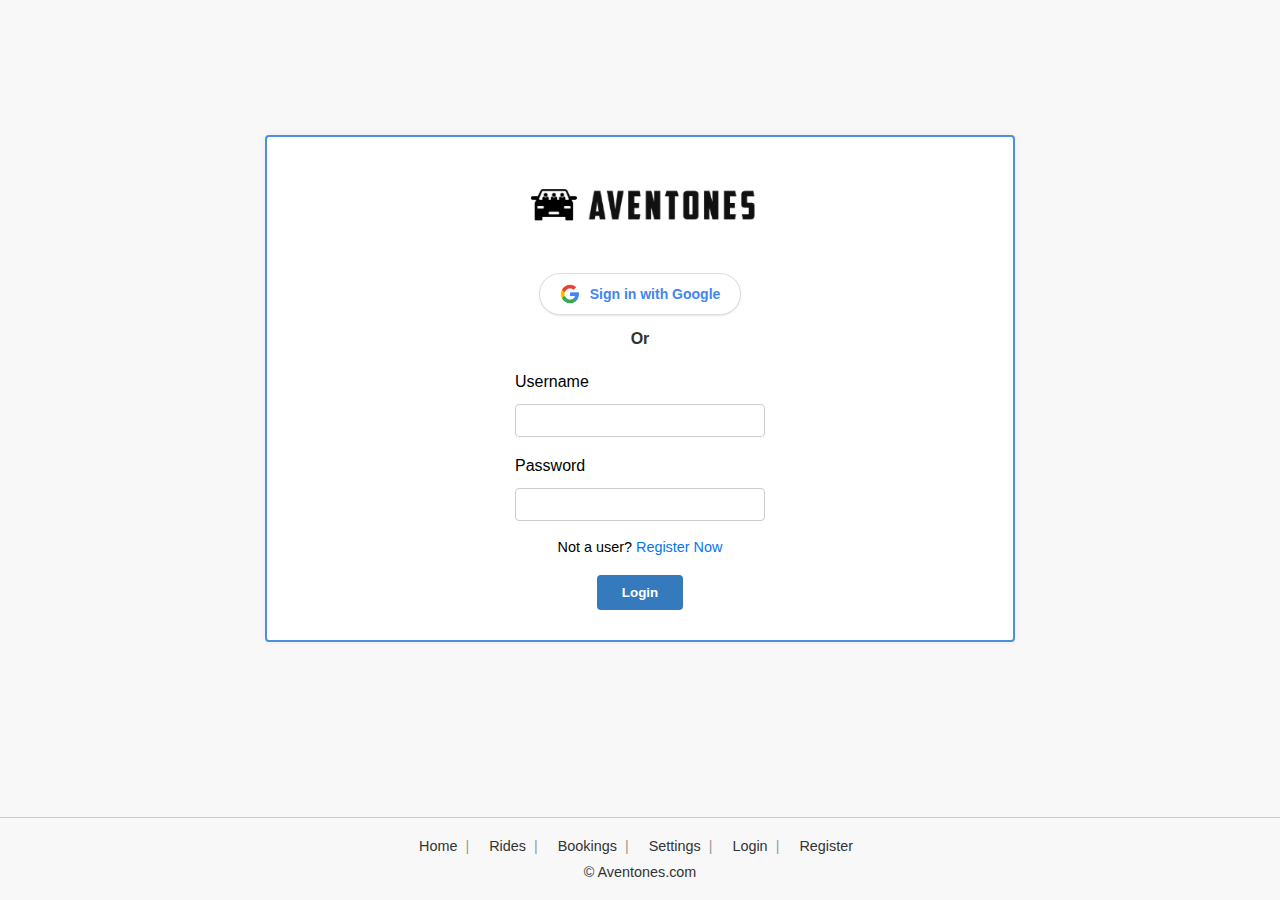
<file: Proyecto-Parte1/index.html>
<!DOCTYPE html>
<html lang="es">
<head>
  <meta charset="UTF-8" />
  <meta name="viewport" content="width=device-width, initial-scale=1.0" />
  <title>Aventones - Login</title>
  <link rel="stylesheet" href="css/estilo.css" />
</head>
<body>
  <div class="wrapper">
    <div class="login-container">
      <img src="img/imagenLogo.png" alt="Logo Aventones" class="logo" />

      <div class="google-btn">
        <button class="google">
          <img src="img/Googlelogo.svg.png" alt="Google Icon" />
          <span>Sign in with Google</span>
        </button>
      </div>
      <p class="or">Or</p>
      <form action="MyRides.html" method="get">
        <label for="username">Username</label>
        <input type="text" id="username" name="username" required />
        <label for="password">Password</label>
        <input type="password" id="password" name="password" required />
        <div class="register">
          <span>Not a user?</span>
          <a href="Registration.html">Register Now</a>
        </div>
        <button type="submit" class="login-btn">Login</button>
      </form>
    </div>
  </div>
  <footer>
    <div class="footer-links">
      <a href="#">Home</a>
      <a href="#">Rides</a>
      <a href="#">Bookings</a>
      <a href="#">Settings</a>
      <a href="index.html">Login</a>
      <a href="Registration.html">Register</a>
    </div>
    <p>&copy; Aventones.com</p>
  </footer>
</body>
</html>
</file>
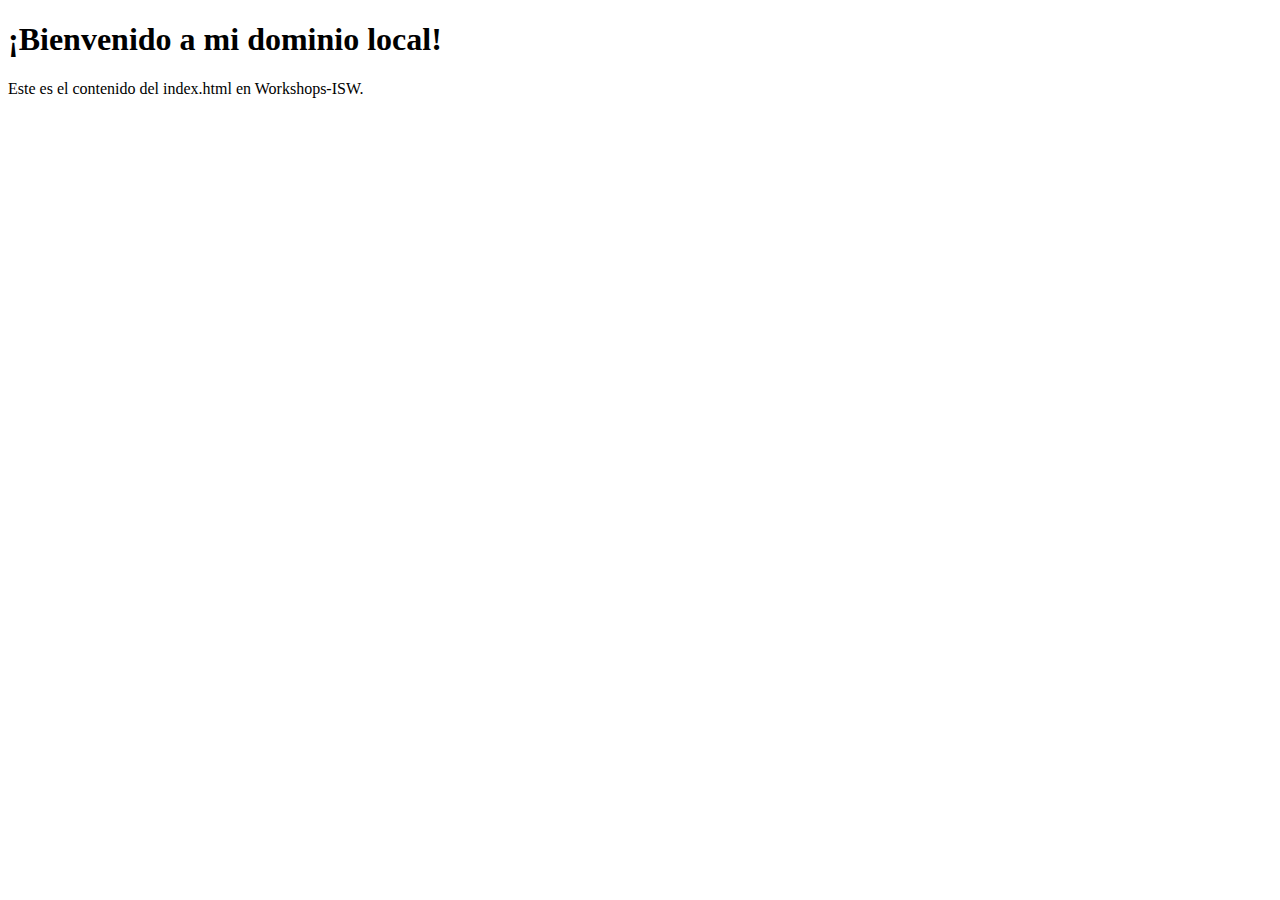
<file: Workshop1/index.html>
<!DOCTYPE html>
<html lang="es">
<head>
  <meta charset="UTF-8">
  <title>Workshops ISW</title>
</head>
<body>
  <h1>¡Bienvenido a mi dominio local!</h1>
  <p>Este es el contenido del index.html en Workshops-ISW.</p>
</body>
</html>
</file>
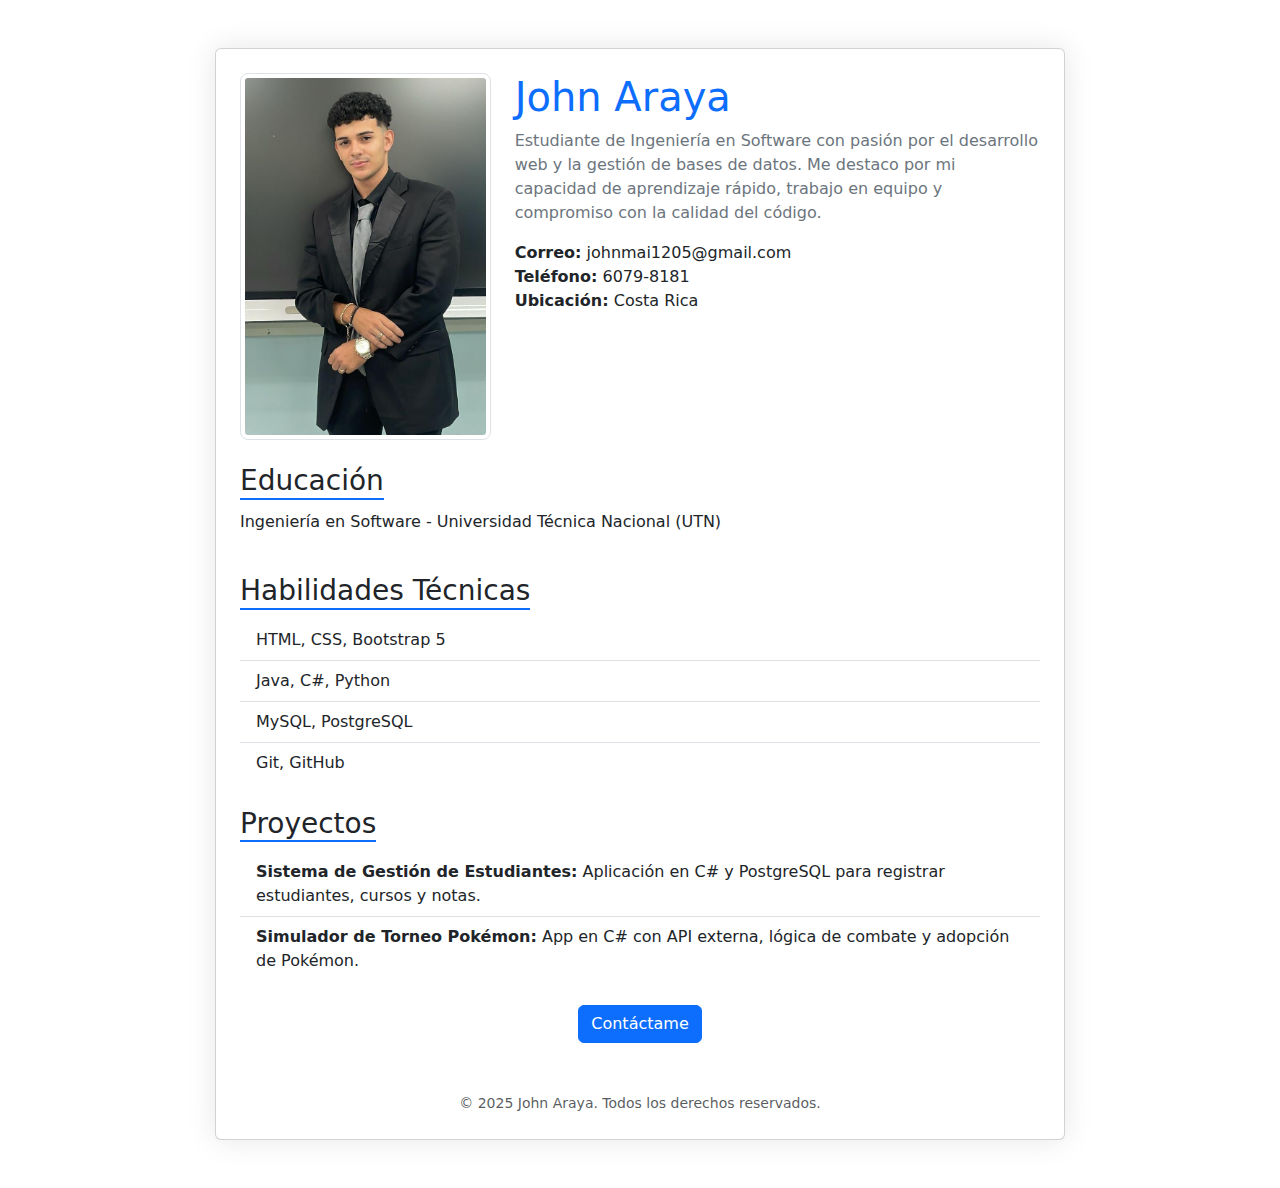
<file: Workshop2/index.html>
<!DOCTYPE html>
<html lang="es">
<head>
    <meta charset="UTF-8">
    <meta name="viewport" content="width=device-width, initial-scale=1.0">
    <title>Currículum - John Araya</title>
    <link href="bootstrap-5.3.6-dist/css/bootstrap.min.css" rel="stylesheet">
    <style>
        body {
            background-color: white;
        }
        .card {
            max-width: 850px;
            margin: auto;
            box-shadow: 0 0 30px rgba(0,0,0,0.1);
        }
        .profile-img {
            width: 100%;
            border-radius: 0.5rem;
        }
        .section-title {
            border-bottom: 2px solid #0d6efd;
            display: inline-block;
            margin-bottom: 10px;
        }
    </style>
</head>
<body class="py-5">

    <div class="card p-4">
        <div class="row g-4">
            <!-- FOTO -->
            <div class="col-md-4 text-center">
                <img src="img/foto_formal.jpg" alt="Foto de perfil" class="profile-img img-thumbnail">
            </div>
            <!-- INFORMACIÓN -->
            <div class="col-md-8">
                <h1 class="text-primary">John Araya</h1>
                <p class="text-secondary">
                    Estudiante de Ingeniería en Software con pasión por el desarrollo web y la gestión de bases de datos.
                    Me destaco por mi capacidad de aprendizaje rápido, trabajo en equipo y compromiso con la calidad del código.
                </p>
                <ul class="list-unstyled">
                    <li><strong> Correo:</strong> johnmai1205@gmail.com</li>
                    <li><strong> Teléfono:</strong> 6079-8181</li>
                    <li><strong> Ubicación:</strong> Costa Rica</li>
                </ul>
            </div>
        </div>

        <!-- EDUCACIÓN -->
        <div class="mt-4">
            <h3 class="section-title"> Educación</h3>
            <p>Ingeniería en Software - Universidad Técnica Nacional (UTN)</p>
        </div>

        <!-- HABILIDADES -->
        <div class="mt-4">
            <h3 class="section-title"> Habilidades Técnicas</h3>
            <ul class="list-group list-group-flush">
                <li class="list-group-item">HTML, CSS, Bootstrap 5</li>
                <li class="list-group-item">Java, C#, Python</li>
                <li class="list-group-item">MySQL, PostgreSQL</li>
                <li class="list-group-item">Git, GitHub</li>
            </ul>
        </div>

        <!-- PROYECTOS -->
        <div class="mt-4">
            <h3 class="section-title"> Proyectos</h3>
            <ul class="list-group list-group-flush">
                <li class="list-group-item"><strong>Sistema de Gestión de Estudiantes:</strong> Aplicación en C# y PostgreSQL para registrar estudiantes, cursos y notas.</li>
                <li class="list-group-item"><strong>Simulador de Torneo Pokémon:</strong> App en C# con API externa, lógica de combate y adopción de Pokémon.</li>
            </ul>
        </div>

        <!-- BOTÓN DE CONTACTO -->
        <div class="text-center mt-4">
            <a href="mailto:johnmai1205@gmail.com" class="btn btn-primary">Contáctame</a>
        </div>

        <!-- PIE DE PÁGINA -->
        <footer class="text-center text-muted mt-5">
            <small>&copy; 2025 John Araya. Todos los derechos reservados.</small>
        </footer>
    </div>

    <script src="bootstrap-5.3.6-dist/js/bootstrap.bundle.min.js"></script>
</body>
</html>
</file>
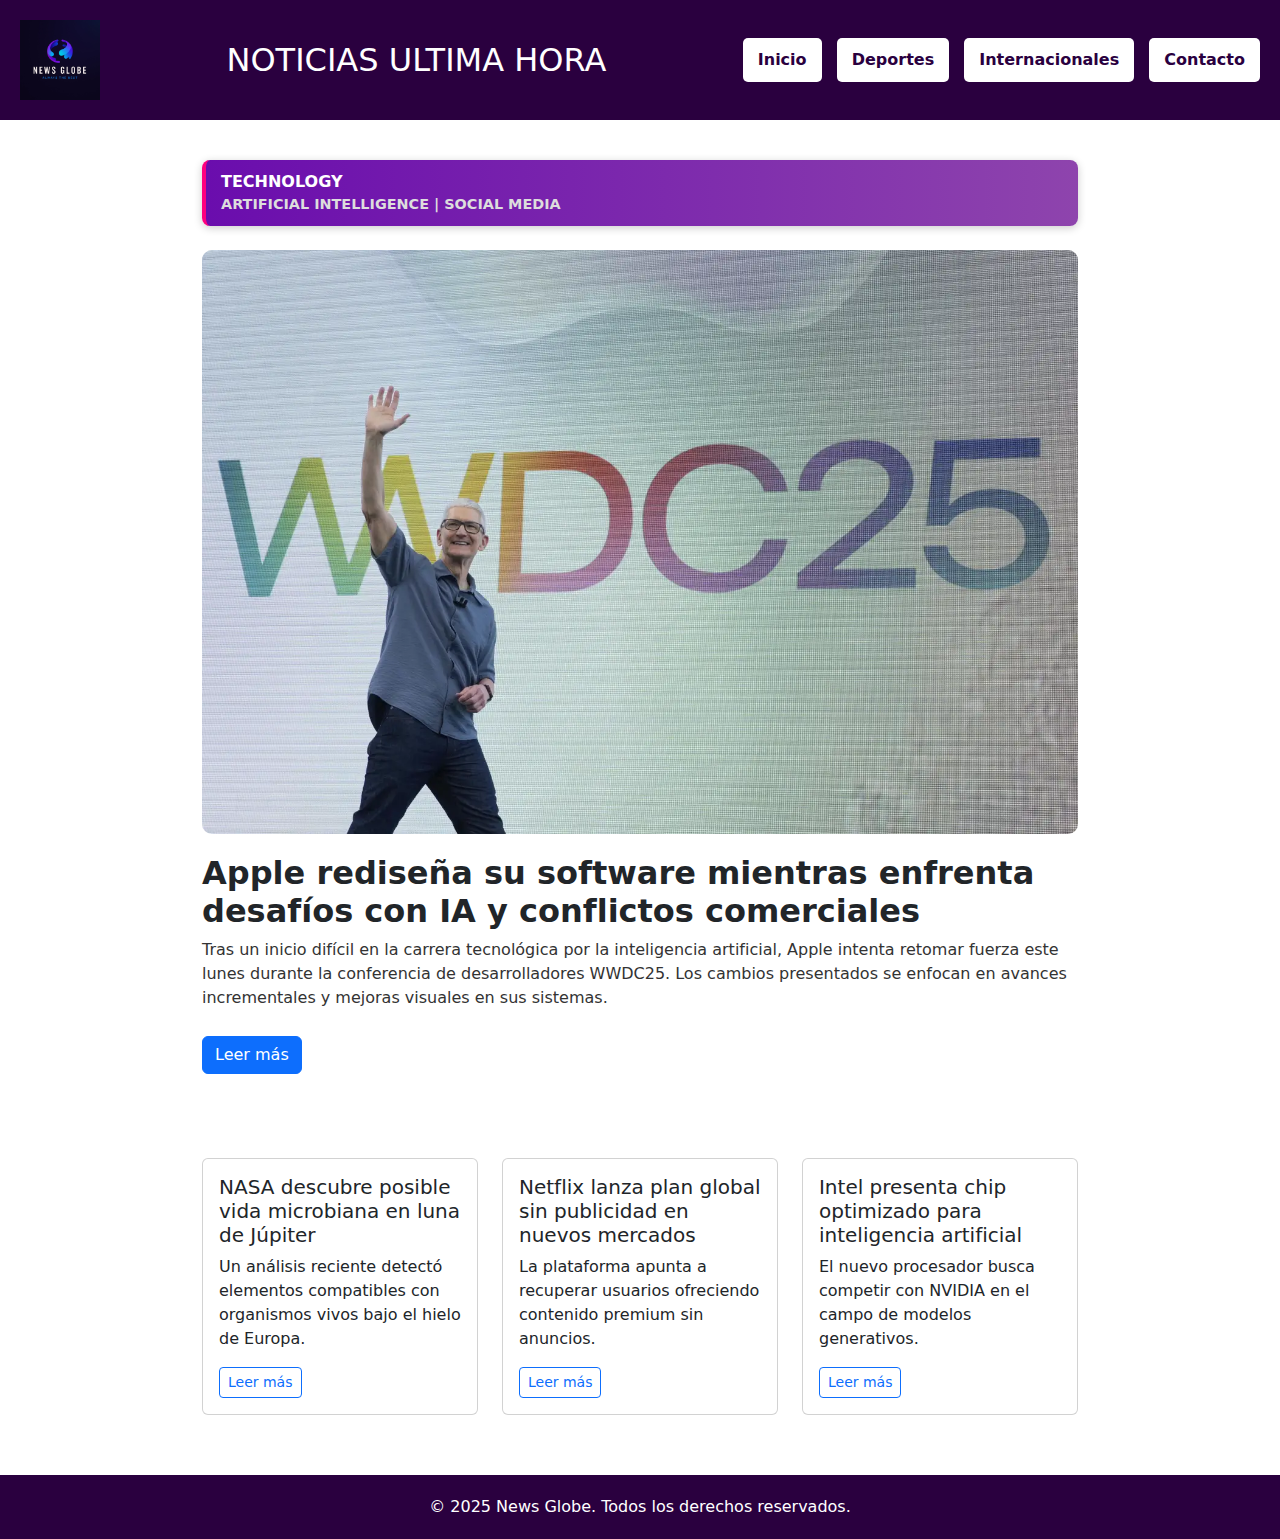
<file: Workshop3/index.html>
<!DOCTYPE html>
<html lang="es">
<head>
  <meta charset="UTF-8">
  <meta name="viewport" content="width=device-width, initial-scale=1.0">
  <title>Noticias Última Hora</title>
  <link rel="stylesheet" href="bootstrap-5.3.6-dist/css/bootstrap.min.css">
  <style>
    .barra-superior {
      background-color: #2a003f;
      color: white;
      padding: 20px;
      display: flex;
      align-items: center;
      justify-content: space-between;
    }

    .barra-superior img {
      height: 80px;
    }

    .barra-superior h1 {
      margin: 0;
      font-size: 2rem;
      text-align: center;
      flex-grow: 1;
    }

    .barra-superior button {
      margin-left: 10px;
      padding: 10px 15px;
      background-color: white;
      color: #2a003f;
      border: none;
      border-radius: 5px;
      font-weight: bold;
      cursor: pointer;
    }

    .barra-superior button:hover {
      background-color: #ddd;
    }

    .seccion-noticia {
      margin: 40px auto;
      max-width: 900px;
    }

    .categoria {
      background: linear-gradient(90deg, #6a0dad, #8e44ad);
      color: white;
      padding: 10px 15px;
      font-weight: bold;
      border-left: 4px solid #ff007f;
      border-radius: 8px;
      box-shadow: 0 2px 8px rgba(0, 0, 0, 0.2);
    }

    .subcategoria {
      font-size: 0.9rem;
      color: #ddd;
    }

    .noticia img {
      width: 100%;
      border-radius: 10px;
    }

    .noticia h2 {
      font-weight: bold;
      margin-top: 20px;
    }

    .noticia p {
      color: #333;
    }

    .btn-vermas {
      margin-top: 10px;
    }

    .otras-noticias {
      margin-top: 60px;
    }

    .card img {
      height: 180px;
      object-fit: cover;
    }

    .footer {
      background-color: #2a003f;
      color: white;
      padding: 20px;
      text-align: center;
      margin-top: 60px;
    }
  </style>
</head>
<body>

  <div class="barra-superior">
    <img src="img/logo.png" alt="Logo">
    <h1>NOTICIAS ULTIMA HORA</h1>
    <div>
      <button>Inicio</button>
      <button>Deportes</button>
      <button>Internacionales</button>
      <button>Contacto</button>
    </div>
  </div>

  <!-- Sección de Noticia Principal -->
  <div class="seccion-noticia container">
    <div class="categoria">
      TECHNOLOGY
      <div class="subcategoria">ARTIFICIAL INTELLIGENCE | SOCIAL MEDIA</div>
    </div>

    <div class="noticia mt-4">
      <img src="img/noticia.webp" alt="Apple WWDC25">
      <h2>Apple rediseña su software mientras enfrenta desafíos con IA y conflictos comerciales</h2>
      <p>Tras un inicio difícil en la carrera tecnológica por la inteligencia artificial, Apple intenta retomar fuerza este lunes durante la conferencia de desarrolladores WWDC25. Los cambios presentados se enfocan en avances incrementales y mejoras visuales en sus sistemas.</p>
      <a href="index2.html" class="btn btn-primary btn-vermas">Leer más</a>
    </div>

    <!-- Otras Noticias -->
    <div class="otras-noticias row">
      <div class="col-md-4 mt-4">
        <div class="card">
          
          <div class="card-body">
            <h5 class="card-title">NASA descubre posible vida microbiana en luna de Júpiter</h5>
            <p class="card-text">Un análisis reciente detectó elementos compatibles con organismos vivos bajo el hielo de Europa.</p>
            <a href="#" class="btn btn-sm btn-outline-primary">Leer más</a>
          </div>
        </div>
      </div>

      <div class="col-md-4 mt-4">
        <div class="card">
          
          <div class="card-body">
            <h5 class="card-title">Netflix lanza plan global sin publicidad en nuevos mercados</h5>
            <p class="card-text">La plataforma apunta a recuperar usuarios ofreciendo contenido premium sin anuncios.</p>
            <a href="#" class="btn btn-sm btn-outline-primary">Leer más</a>
          </div>
        </div>
      </div>

      <div class="col-md-4 mt-4">
        <div class="card">
          
          <div class="card-body">
            <h5 class="card-title">Intel presenta chip optimizado para inteligencia artificial</h5>
            <p class="card-text">El nuevo procesador busca competir con NVIDIA en el campo de modelos generativos.</p>
            <a href="#" class="btn btn-sm btn-outline-primary">Leer más</a>
          </div>
        </div>
      </div>
    </div>
  </div>

  <!-- Footer -->
  <div class="footer">
    © 2025 News Globe. Todos los derechos reservados.
  </div>

  <script src="bootstrap-5.3.6-dist/js/bootstrap.bundle.min.js"></script>
</body>
</html>
</file>
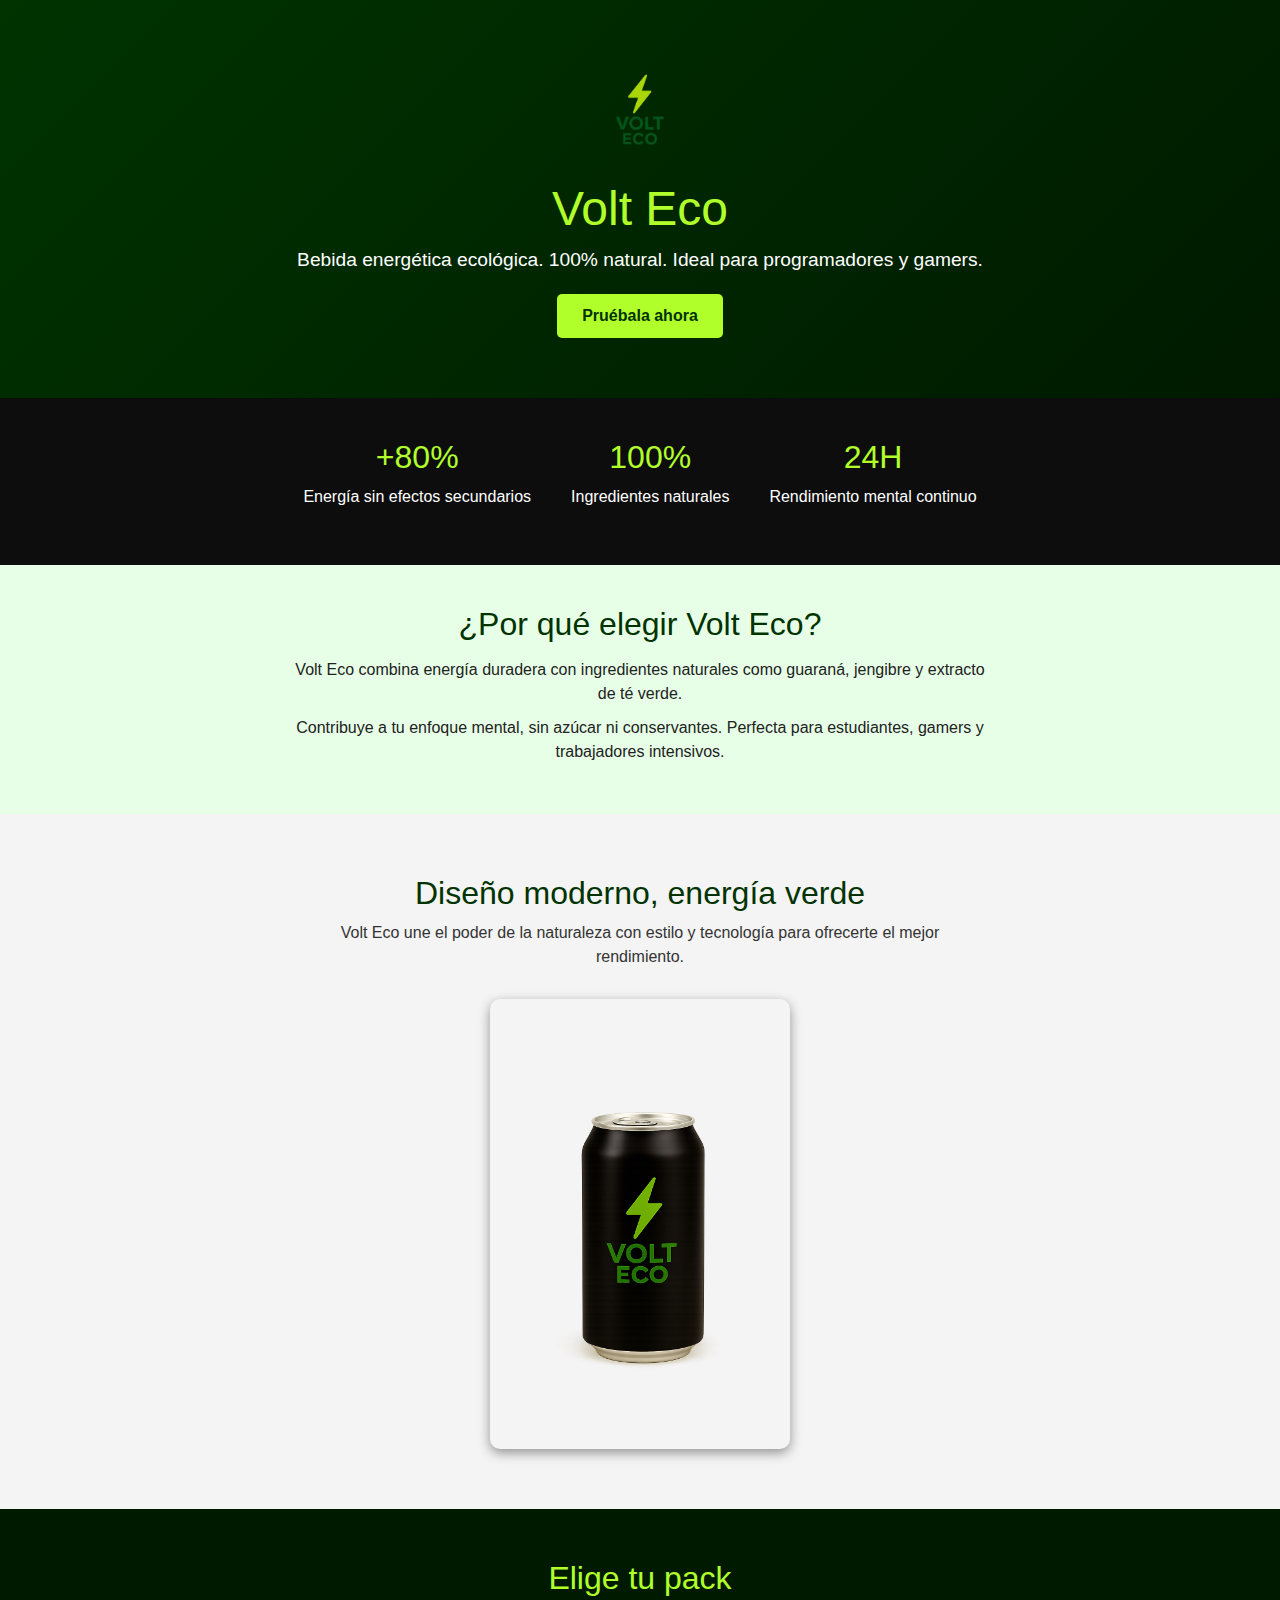
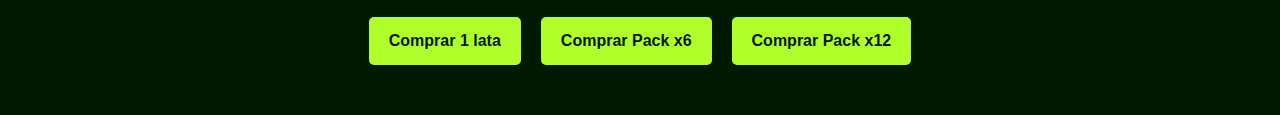
<file: Workshop4/index.html>
<!DOCTYPE html>
<html lang="es">
<head>
  <meta charset="UTF-8" />
  <meta name="viewport" content="width=device-width, initial-scale=1.0" />
  <title>Volt Eco - Energía Natural</title>
  <link rel="stylesheet" href="bootstrap-5.3.6-dist/css/bootstrap.min.css" />
  <link rel="stylesheet" href="css/estilo.css" />
</head>
<body>

  <!-- Hero principal -->
  <section class="hero">
    <img src="img/logo.png" alt="Logo Volt Eco" />
    <h1>Volt Eco</h1>
    <p>Bebida energética ecológica. 100% natural. Ideal para programadores y gamers.</p>
    <button class="btn">Pruébala ahora</button>
  </section>

  <!-- Características / Beneficios -->
  <section class="stats">
    <div class="stat">
      <h2>+80%</h2>
      <p>Energía sin efectos secundarios</p>
    </div>
    <div class="stat">
      <h2>100%</h2>
      <p>Ingredientes naturales</p>
    </div>
    <div class="stat">
      <h2>24H</h2>
      <p>Rendimiento mental continuo</p>
    </div>
  </section>

  <!-- Información adicional -->
  <section class="info-extra">
    <h2>¿Por qué elegir Volt Eco?</h2>
    <p>Volt Eco combina energía duradera con ingredientes naturales como guaraná, jengibre y extracto de té verde.</p>
    <p>Contribuye a tu enfoque mental, sin azúcar ni conservantes. Perfecta para estudiantes, gamers y trabajadores intensivos.</p>
  </section>

  <!-- Imagen de la lata -->
  <section class="gallery">
    <h2>Diseño moderno, energía verde</h2>
    <p>Volt Eco une el poder de la naturaleza con estilo y tecnología para ofrecerte el mejor rendimiento.</p>
    <div class="images">
      <img src="img/lata.png" alt="Lata Volt Eco" />
    </div>
  </section>

  <!-- Llamado a la acción -->
  <section class="comprar">
    <h2>Elige tu pack</h2>
    <div class="comprar-botones">
      <button class="btn btn-compra">Comprar 1 lata</button>
      <button class="btn btn-compra">Comprar Pack x6</button>
      <button class="btn btn-compra">Comprar Pack x12</button>
    </div>
  </section>

  <script src="bootstrap-5.3.6-dist/js/bootstrap.bundle.min.js"></script>
</body>
</html>
</file>
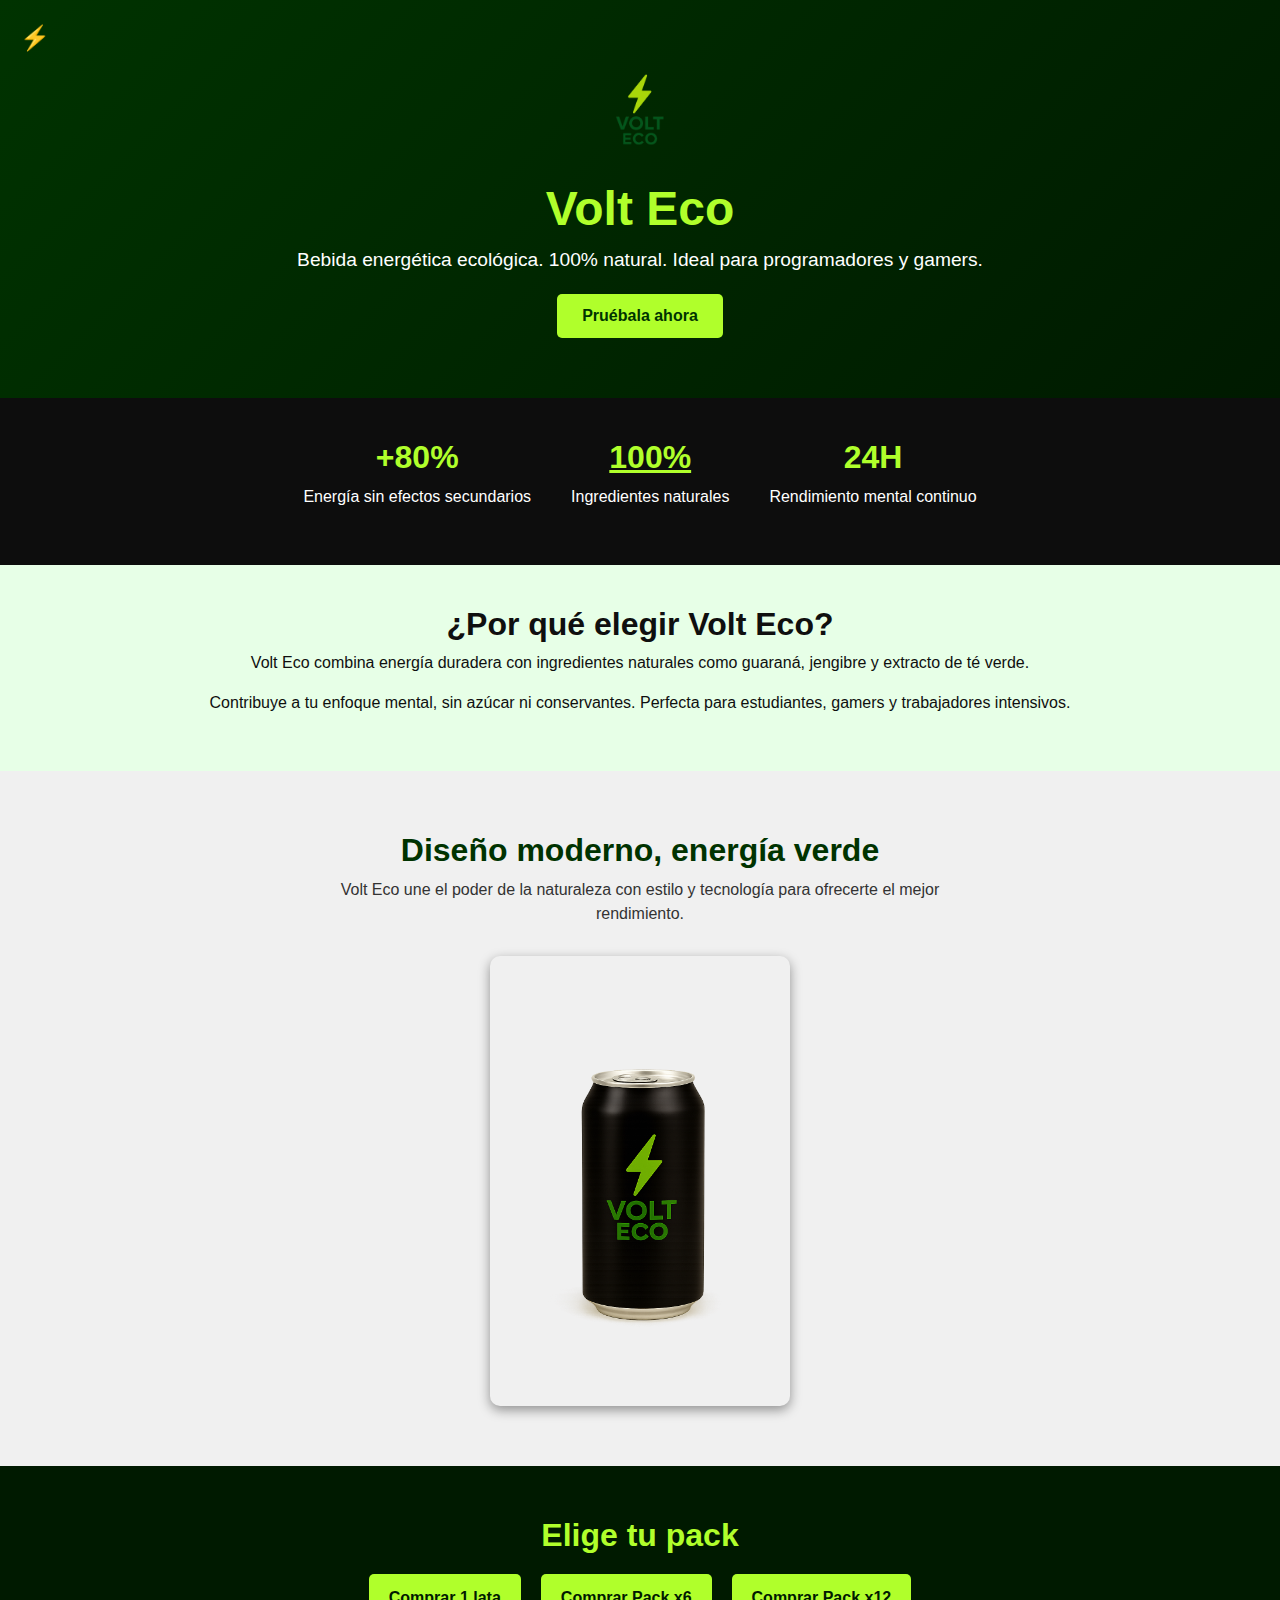
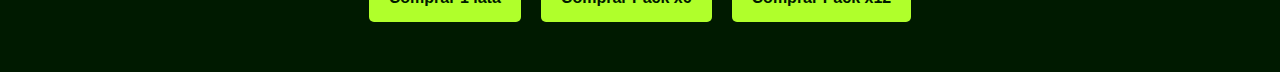
<file: Workshop5/index.html>
<!DOCTYPE html>
<html lang="es">
<head>
  <meta charset="UTF-8" />
  <meta name="viewport" content="width=device-width, initial-scale=1.0" />
  <title>Volt Eco - Energía Natural</title>
  <link rel="stylesheet" href="bootstrap-5.3.6-dist/css/bootstrap.min.css" />
  <link rel="stylesheet" href="css/estilo.css" />
</head>
<body>

  <section class="hero">
    <img src="img/logo.png" alt="Logo Volt Eco" />
    <h1>Volt Eco</h1>
    <p id="intro">Bebida energética ecológica. 100% natural. Ideal para programadores y gamers.</p>
    <button class="btn">Pruébala ahora</button>
  </section>

  <section class="stats">
    <div class="stat">
      <h2>+80%</h2>
      <p>Energía sin efectos secundarios</p>
    </div>
    <div class="stat">
      <h2>100%</h2>
      <p>Ingredientes naturales</p>
    </div>
    <div class="stat">
      <h2>24H</h2>
      <p>Rendimiento mental continuo</p>
    </div>
  </section>

  <section class="info-extra">
    <h2>¿Por qué elegir Volt Eco?</h2>
    <p>Volt Eco combina energía duradera con ingredientes naturales como guaraná, jengibre y extracto de té verde.</p>
    <p>Contribuye a tu enfoque mental, sin azúcar ni conservantes. Perfecta para estudiantes, gamers y trabajadores intensivos.</p>
  </section>

  <section class="gallery">
    <h2>Diseño moderno, energía verde</h2>
    <p>Volt Eco une el poder de la naturaleza con estilo y tecnología para ofrecerte el mejor rendimiento.</p>
    <div class="images">
      <img src="img/lata.png" alt="Lata Volt Eco" />
    </div>
  </section>

  <section class="comprar">
    <h2>Elige tu pack</h2>
    <div class="comprar-botones">
      <button class="btn btn-compra">Comprar 1 lata</button>
      <button class="btn btn-compra">Comprar Pack x6</button>
      <button class="btn btn-compra">Comprar Pack x12</button>
    </div>
  </section>

  <script src="bootstrap-5.3.6-dist/js/bootstrap.bundle.min.js"></script>
</body>
</html>
</file>
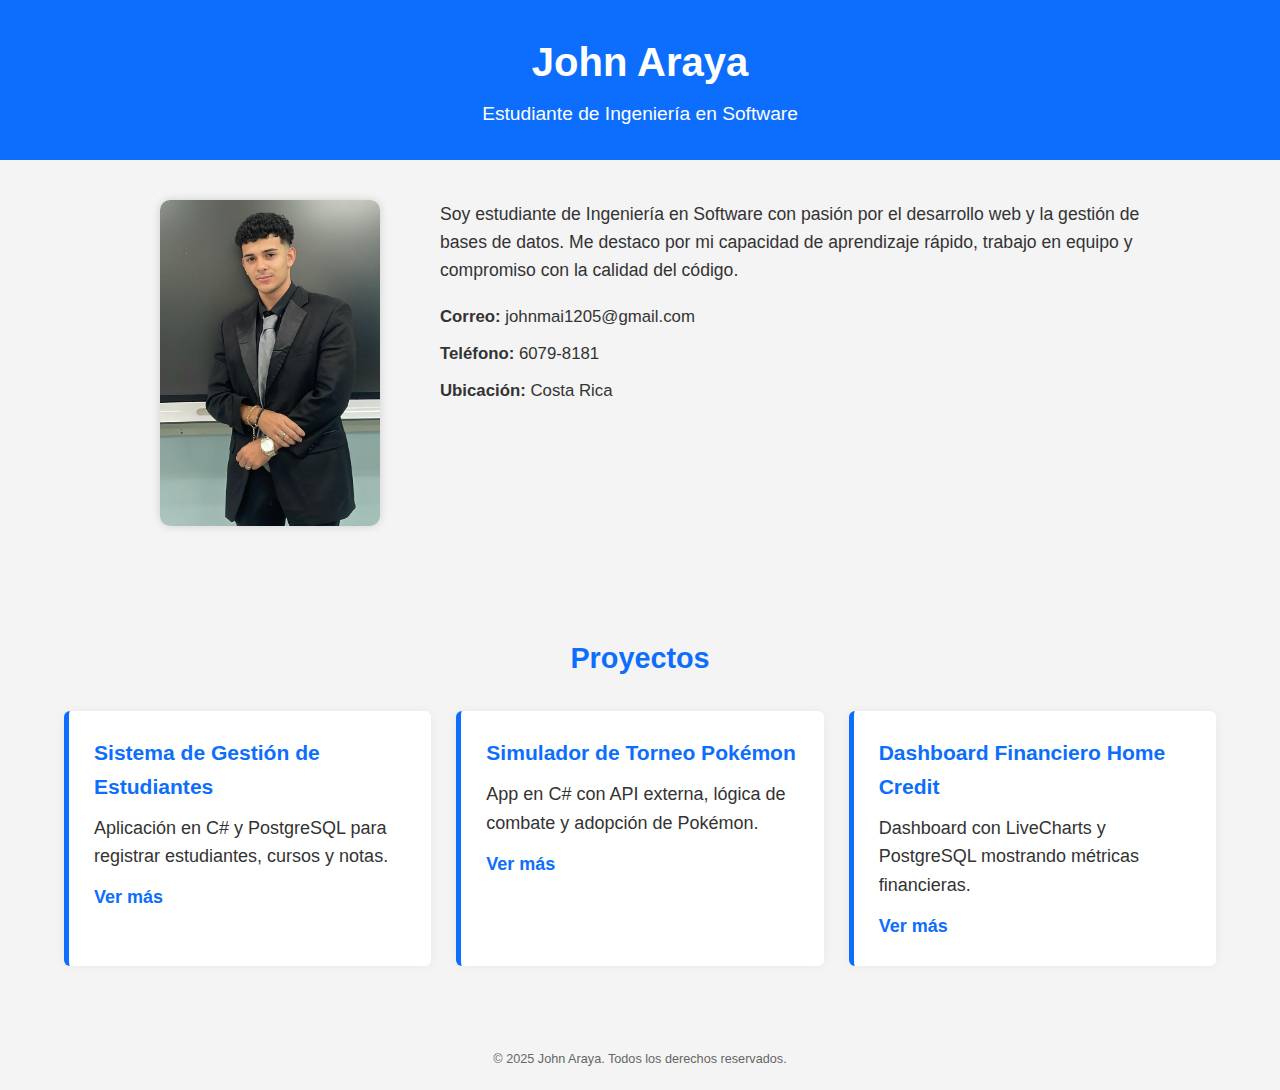
<file: Workshop6/index.html>
<!DOCTYPE html>
<html lang="es">
<head>
  <meta charset="UTF-8" />
  <meta name="viewport" content="width=device-width, initial-scale=1.0"/>
  <title>Mi Portafolio - John Araya</title>
  <link rel="stylesheet" href="css/estilo.css" />
</head>
<body>

  <header class="header">
    <h1>John Araya</h1>
    <p>Estudiante de Ingeniería en Software</p>
  </header>

  <main class="main-container">
    
    <section class="profile">
      <img src="img/foto_formal.jpg" alt="Foto de perfil" class="avatar" />
    </section>

    
    <section class="info">
      <div class="bio">
        <p>
          Soy estudiante de Ingeniería en Software con pasión por el desarrollo web y la gestión de bases de datos.
          Me destaco por mi capacidad de aprendizaje rápido, trabajo en equipo y compromiso con la calidad del código.
        </p>
      </div>
      <ul class="contacto">
        <li><strong>Correo:</strong> johnmai1205@gmail.com</li>
        <li><strong>Teléfono:</strong> 6079-8181</li>
        <li><strong>Ubicación:</strong> Costa Rica</li>
      </ul>
    </section>
  </main>

  
  <section class="contenedor_grid_2">
    <h2 class="titulo-proyectos">Proyectos</h2>
    <div class="proyectos">
      <div class="proyecto">
        <h3>Sistema de Gestión de Estudiantes</h3>
        <p>Aplicación en C# y PostgreSQL para registrar estudiantes, cursos y notas.</p>
        <a href="#">Ver más</a>
      </div>
      <div class="proyecto">
        <h3>Simulador de Torneo Pokémon</h3>
        <p>App en C# con API externa, lógica de combate y adopción de Pokémon.</p>
        <a href="#">Ver más</a>
      </div>
      <div class="proyecto">
        <h3>Dashboard Financiero Home Credit</h3>
        <p>Dashboard con LiveCharts y PostgreSQL mostrando métricas financieras.</p>
        <a href="#">Ver más</a>
      </div>
    </div>
  </section>

  <footer class="footer">
    <small>&copy; 2025 John Araya. Todos los derechos reservados.</small>
  </footer>

</body>
</html>
</file>
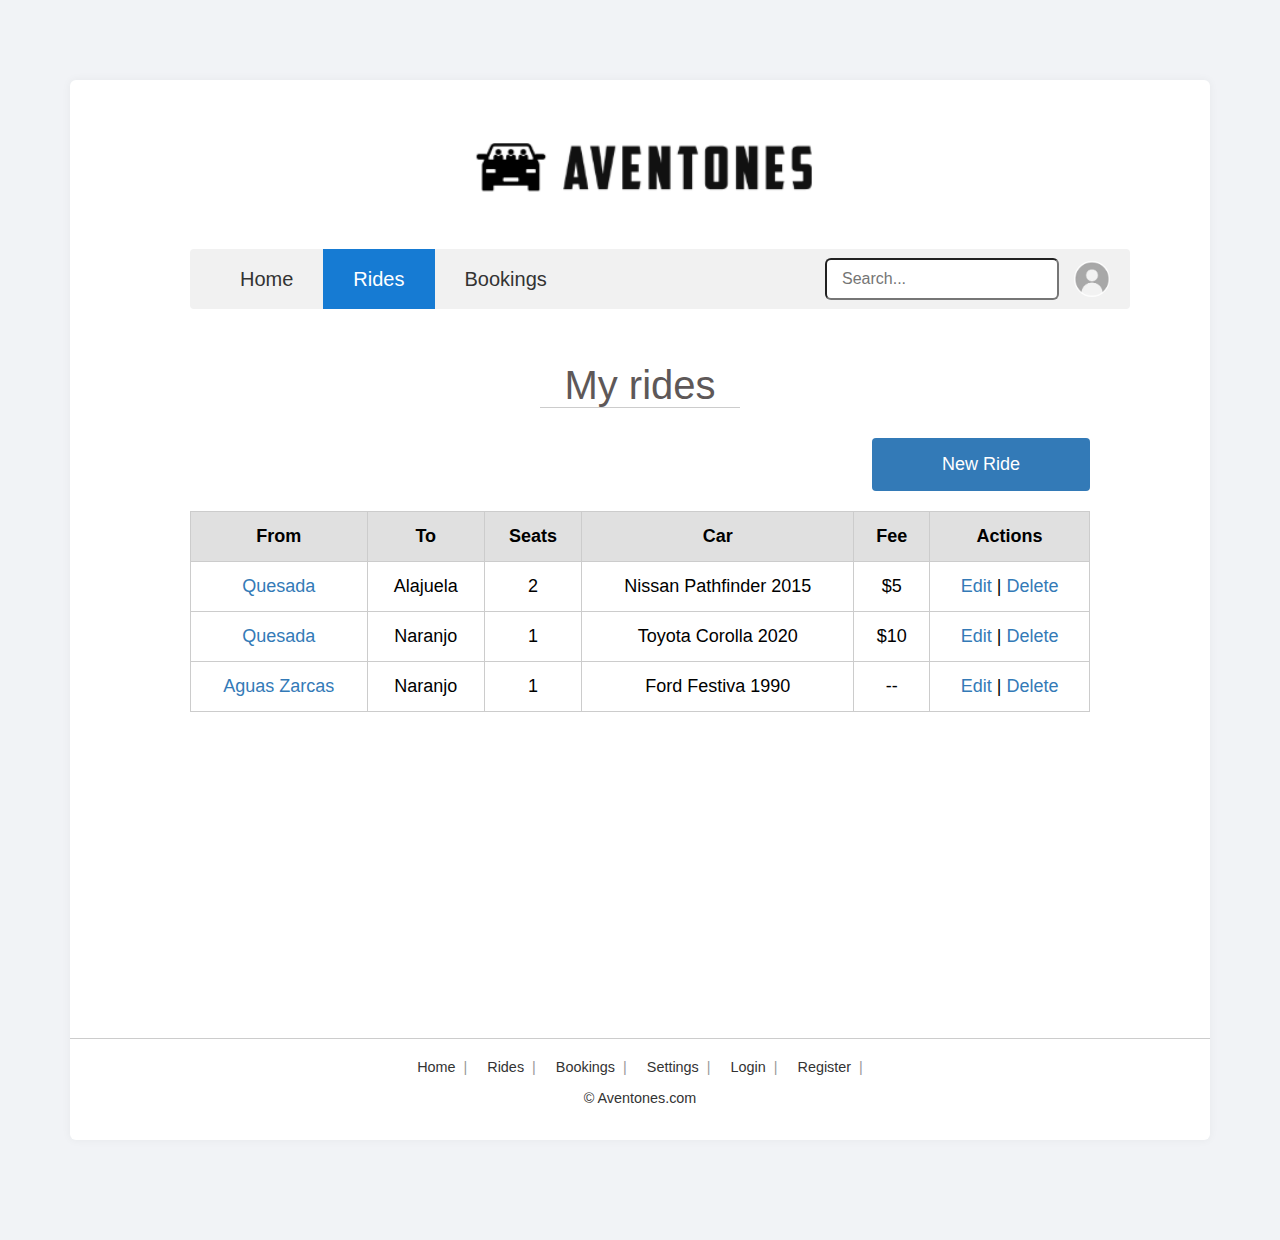
<file: Proyecto-Parte1/MyRides.html>
<!DOCTYPE html>
<html lang="es">
<head>
  <meta charset="UTF-8" />
  <meta name="viewport" content="width=device-width, initial-scale=1.0" />
  <title>Aventones - My Rides</title>
  <link rel="stylesheet" href="css/estiloMyRides.css" />
</head>
<body>
  <div class="page-wrapper">
    <div class="container">
      <div class="inner-content">
        <img src="img/imagenLogo.png" alt="Logo Aventones" class="logo" />

        <nav class="navbar">
          <div class="nav-links">
            <a href="#">Home</a>
            <a href="#" class="active">Rides</a>
            <a href="#">Bookings</a>
          </div>
          <div class="nav-right">
            <input type="text" placeholder="Search..." class="search-bar" />
            <img src="img/icon-user.png" alt="User Icon" class="user-icon" />
          </div>
        </nav>

        <h2 class="title">My rides</h2>

        <div class="rides-section">
          <button class="new-ride-btn">New Ride</button>
          <table class="rides-table">
            <thead>
              <tr>
                <th>From</th>
                <th>To</th>
                <th>Seats</th>
                <th>Car</th>
                <th>Fee</th>
                <th>Actions</th>
              </tr>
            </thead>
            <tbody>
              <tr>
                <td><a href="#">Quesada</a></td>
                <td>Alajuela</td>
                <td>2</td>
                <td>Nissan Pathfinder 2015</td>
                <td>$5</td>
                <td><a href="#">Edit</a> | <a href="#">Delete</a></td>
              </tr>
              <tr>
                <td><a href="#">Quesada</a></td>
                <td>Naranjo</td>
                <td>1</td>
                <td>Toyota Corolla 2020</td>
                <td>$10</td>
                <td><a href="#">Edit</a> | <a href="#">Delete</a></td>
              </tr>
              <tr>
                <td><a href="#">Aguas Zarcas</a></td>
                <td>Naranjo</td>
                <td>1</td>
                <td>Ford Festiva 1990</td>
                <td>--</td>
                <td><a href="#">Edit</a> | <a href="#">Delete</a></td>
              </tr>
            </tbody>
          </table>
        </div>
      <footer>
        <div class="footer-links">
          <a href="#">Home</a>
          <a href="#">Rides</a>
          <a href="#">Bookings</a>
          <a href="#">Settings</a>
          <a href="index.html">Login</a>
          <a href="Registration.html">Register</a>
        <p>&copy; Aventones.com</p>
      </footer>
      </div>
    </div>
  </div>
</body>
</html>
</file>
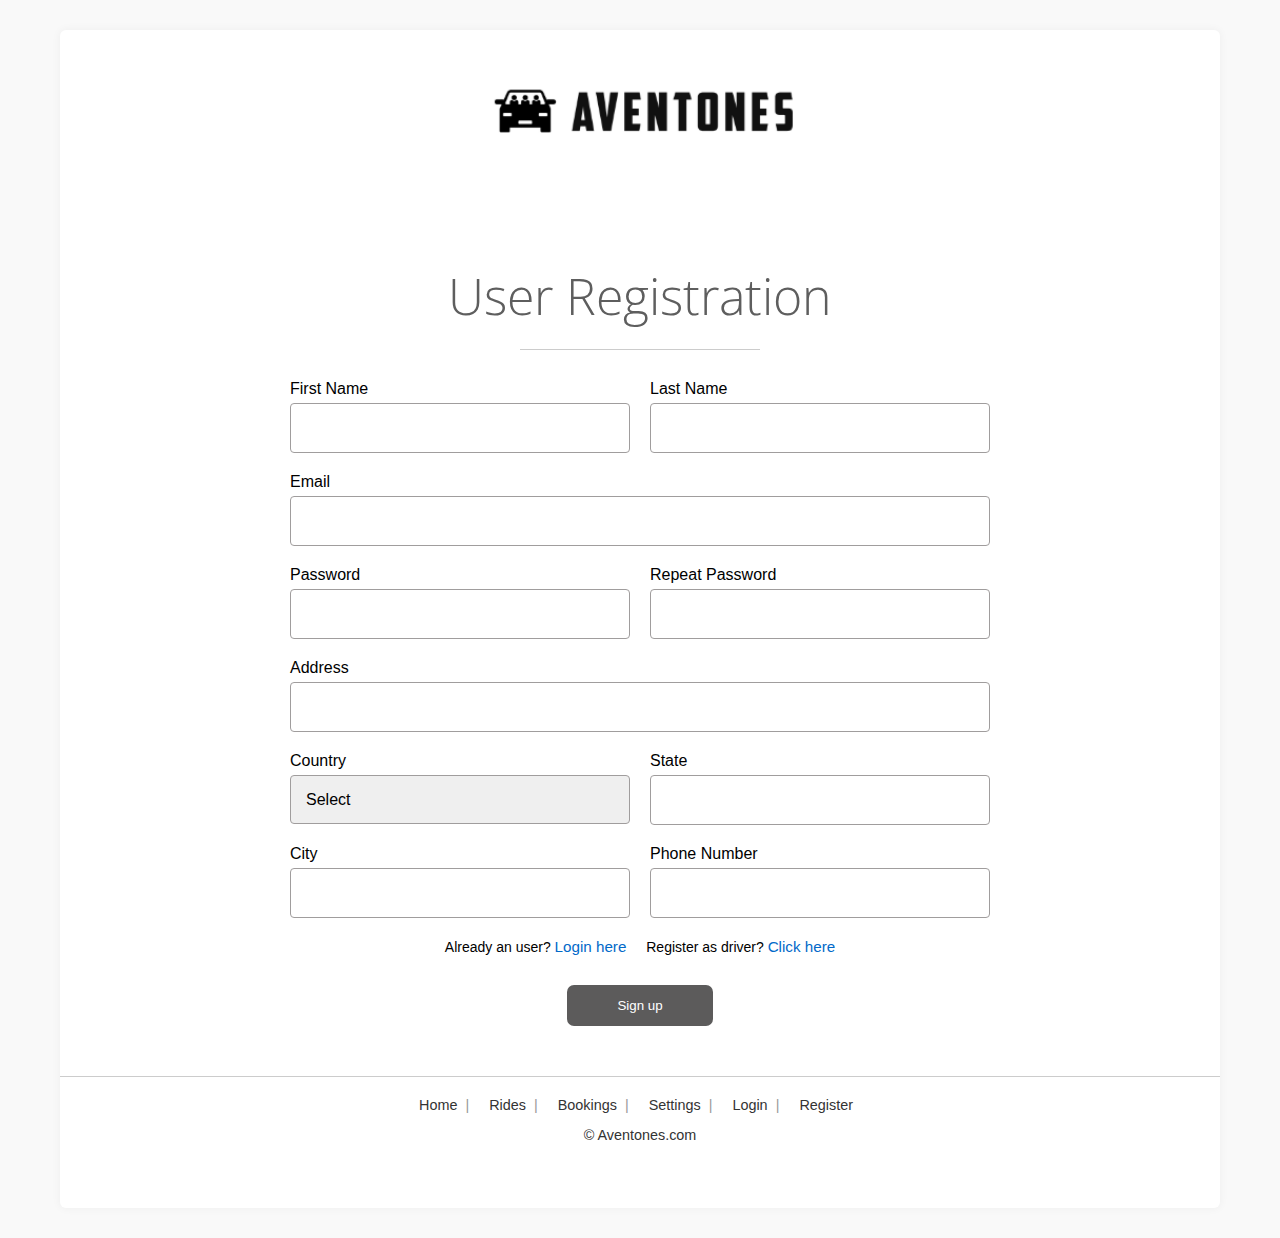
<file: Proyecto-Parte1/Registration.html>
<!DOCTYPE html>
<html lang="es">
<head>
  <meta charset="UTF-8" />
  <meta name="viewport" content="width=device-width, initial-scale=1.0" />
  <title>Aventones - Registro</title>
  <link rel="stylesheet" href="css/estiloRegistration.css" />
  <link href="https://fonts.googleapis.com/css2?family=Open+Sans:wght@300&display=swap" rel="stylesheet">
</head>
<body>
  <div class="page-wrapper">
    <div class="container">
      <div class="inner-content">
        <img src="img/imagenLogo.png" alt="Logo Aventones" class="logo" />
        <h2 class="title">User Registration</h2>
        <form>
          <div class="input-group">
            <div class="input-field">
              <label>First Name</label>
              <input type="text" />
            </div>
            <div class="input-field">
              <label>Last Name</label>
              <input type="text" />
            </div>
          </div>
          <div class="input-group">
            <div class="input-field full-width">
              <label>Email</label>
              <input type="email" />
            </div>
          </div>
          <div class="input-group">
            <div class="input-field">
              <label>Password</label>
              <input type="password" />
            </div>
            <div class="input-field">
              <label>Repeat Password</label>
              <input type="password" />
            </div>
          </div>
          <div class="input-group">
            <div class="input-field full-width">
              <label>Address</label>
              <input type="text" />
            </div>
          </div>
          <div class="input-group">
            <div class="input-field">
              <label>Country</label>
              <select>
                <option>Select</option>
              </select>
            </div>
            <div class="input-field">
              <label>State</label>
              <input type="text" />
            </div>
          </div>
          <div class="input-group">
            <div class="input-field">
              <label>City</label>
              <input type="text" />
            </div>
            <div class="input-field">
              <label>Phone Number</label>
              <input type="text" />
            </div>
          </div>
          <div class="login-links">
            <span>Already an user? <a href="index.html">Login here</a></span>
            <span>Register as driver? <a href="#">Click here</a></span>
          </div>
          <button type="submit" class="btn">Sign up</button>
        </form>
        <footer>
          <div class="footer-links">
            <a href="#">Home</a>
            <a href="#">Rides</a>
            <a href="#">Bookings</a>
            <a href="#">Settings</a>
            <a href="index.html">Login</a>
            <a href="Registration.html">Register</a>
          </div>
          <p>&copy; Aventones.com</p>
        </footer>
      </div>
    </div>
  </div>
</body>
</html>
</file>
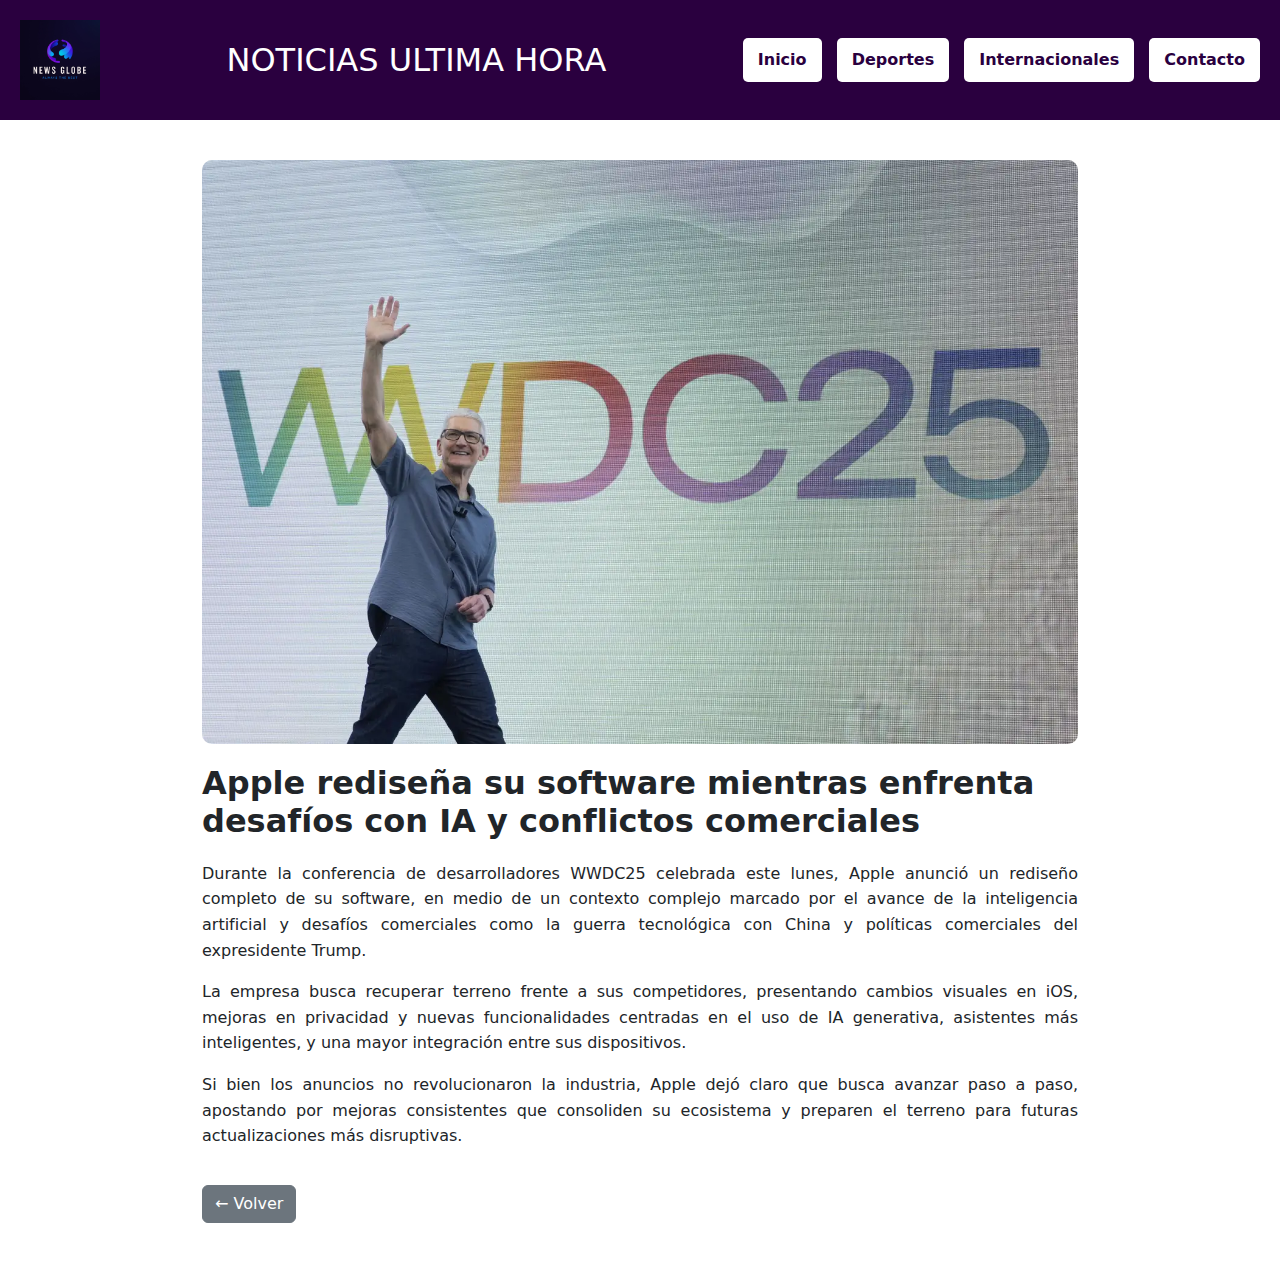
<file: Workshop3/index2.html>
<!DOCTYPE html>
<html lang="es">
<head>
  <meta charset="UTF-8" />
  <meta name="viewport" content="width=device-width, initial-scale=1.0"/>
  <title>Detalle de la Noticia - Noticias Última Hora</title>
  <link rel="stylesheet" href="bootstrap-5.3.6-dist/css/bootstrap.min.css">
  <style>
    .barra-superior {
      background-color: #2a003f;
      color: white;
      padding: 20px;
      display: flex;
      align-items: center;
      justify-content: space-between;
    }

    .barra-superior img {
      height: 80px;
    }

    .barra-superior h1 {
      margin: 0;
      font-size: 2rem;
      text-align: center;
      flex-grow: 1;
    }

    .barra-superior button {
      margin-left: 10px;
      padding: 10px 15px;
      background-color: white;
      color: #2a003f;
      border: none;
      border-radius: 5px;
      font-weight: bold;
      cursor: pointer;
    }

    .barra-superior button:hover {
      background-color: #ddd;
    }

    .contenido-noticia {
      margin: 40px auto;
      max-width: 900px;
    }

    .contenido-noticia img {
      width: 100%;
      border-radius: 10px;
      margin-bottom: 20px;
    }

    .contenido-noticia h2 {
      font-weight: bold;
      margin-bottom: 20px;
    }

    .contenido-noticia p {
      text-align: justify;
      line-height: 1.6;
    }

    .btn-volver {
      margin-top: 20px;
    }
  </style>
</head>
<body>

  <div class="barra-superior">
    <img src="img/logo.png" alt="Logo">
    <h1>NOTICIAS ULTIMA HORA</h1>
    <div>
      <button onclick="location.href='index.html'">Inicio</button>
      <button>Deportes</button>
      <button>Internacionales</button>
      <button>Contacto</button>
    </div>
  </div>

  <div class="contenido-noticia container">
    <img src="img/noticia.webp" alt="Apple WWDC25">
    <h2>Apple rediseña su software mientras enfrenta desafíos con IA y conflictos comerciales</h2>
    <p>
      Durante la conferencia de desarrolladores WWDC25 celebrada este lunes, Apple anunció un rediseño completo de su software, en medio de un contexto complejo marcado por el avance de la inteligencia artificial y desafíos comerciales como la guerra tecnológica con China y políticas comerciales del expresidente Trump.
    </p>
    <p>
      La empresa busca recuperar terreno frente a sus competidores, presentando cambios visuales en iOS, mejoras en privacidad y nuevas funcionalidades centradas en el uso de IA generativa, asistentes más inteligentes, y una mayor integración entre sus dispositivos.
    </p>
    <p>
      Si bien los anuncios no revolucionaron la industria, Apple dejó claro que busca avanzar paso a paso, apostando por mejoras consistentes que consoliden su ecosistema y preparen el terreno para futuras actualizaciones más disruptivas.
    </p>

    <a href="index.html" class="btn btn-secondary btn-volver">← Volver</a>
  </div>

  <script src="bootstrap-5.3.6-dist/js/bootstrap.bundle.min.js"></script>
</body>
</html>
</file>
<file: Workshop4/css/estilo.css>
body {
  margin: 0;
  font-family: 'Segoe UI', sans-serif;
  background-color: #f4f4f4;
  color: #0f0f0f;
}

.hero {
  background: linear-gradient(135deg, #003300, #001a00);
  color: white;
  text-align: center;
  padding: 60px 20px;
}

.hero img {
  width: 100px;
  margin-bottom: 20px;
}

.hero h1 {
  font-size: 3rem;
  color: #b0ff2b;
}

.hero p {
  font-size: 1.2rem;
  margin-bottom: 20px;
}

.hero .btn {
  background-color: #b0ff2b;
  color: #003300;
  font-weight: bold;
  border: none;
  padding: 10px 25px;
  border-radius: 5px;
  transition: background 0.3s ease;
}

.hero .btn:hover {
  background-color: #a0ff00;
}

.stats {
  background-color: #0d0d0d;
  display: flex;
  justify-content: center;
  gap: 40px;
  color: white;
  padding: 40px 10px;
  text-align: center;
  flex-wrap: wrap;
}

.stat h2 {
  color: #b0ff2b;
  font-size: 2rem;
}

.info-extra {
  padding: 40px 20px;
  text-align: center;
  background-color: #e7ffe7;
}

.info-extra h2 {
  color: #003300;
  margin-bottom: 15px;
}

.info-extra p {
  max-width: 700px;
  margin: 10px auto;
  font-size: 1rem;
  color: #222;
}

.gallery {
  text-align: center;
  padding: 60px 20px;
}

.gallery h2 {
  font-size: 2rem;
  color: #003300;
}

.gallery p {
  max-width: 600px;
  margin: 0 auto 30px;
  color: #333;
}

.gallery .images img {
  max-width: 300px;
  width: 90%;
  height: auto;
  box-shadow: 0 4px 12px rgba(0,0,0,0.4);
  border-radius: 10px;
}

.comprar {
  text-align: center;
  padding: 50px 20px;
  background-color: #001a00;
  color: white;
}

.comprar h2 {
  color: #b0ff2b;
  margin-bottom: 20px;
}

.comprar-botones {
  display: flex;
  justify-content: center;
  gap: 20px;
  flex-wrap: wrap;
}

.btn-compra {
  background-color: #b0ff2b;
  color: #001a00;
  font-weight: bold;
  padding: 12px 20px;
  border: none;
  border-radius: 5px;
  transition: background 0.3s ease;
}

.btn-compra:hover {
  background-color: #a0ff00;
}
</file>
<file: Workshop5/css/estilo.css>
:root {
  --main-color: #b0ff2b;
  --dark-bg: #001a00;
  --light-bg: #f4f4f4;
}

body {
  margin: 0;
  font-family: 'Segoe UI', sans-serif;
  background-color: var(--light-bg);
  color: #0f0f0f;
}

h1, h2, h3 {
  font-weight: bold;
}

.hero {
  background: linear-gradient(135deg, #003300, #001a00);
  color: white;
  text-align: center;
  padding: 60px 20px;
  position: relative;
}

.hero > img {
  width: 100px;
  margin-bottom: 20px;
}

.hero h1 {
  font-size: 3rem;
  color: var(--main-color);
}

#intro {
  font-size: 1.2rem;
  margin-bottom: 20px;
}

.hero .btn {
  background-color: var(--main-color);
  color: #003300;
  font-weight: bold;
  border: none;
  padding: 10px 25px;
  border-radius: 5px;
  transition: background 0.3s ease;
}

.hero .btn:hover {
  background-color: #a0ff00;
}

/* Pseudo-elementos */
.hero::before {
  content: "⚡";
  position: absolute;
  top: 20px;
  left: 20px;
  font-size: 1.5rem;
  color: var(--main-color);
}

.stats {
  background-color: #0d0d0d;
  display: flex;
  justify-content: center;
  gap: 40px;
  color: white;
  padding: 40px 10px;
  text-align: center;
  flex-wrap: wrap;
}

.stat:nth-child(2) h2 {
  text-decoration: underline;
}

.stat h2 {
  color: var(--main-color);
  font-size: 2rem;
}

.info-extra {
  padding: 40px 20px;
  text-align: center;
  background-color: #e7ffe7;
}

.info-extra p:first-child {
  font-weight: 500;
}

.gallery {
  text-align: center;
  padding: 60px 20px;
  background-color: #f0f0f0;
}

.gallery h2 {
  font-size: 2rem;
  color: #003300;
}

.gallery p {
  max-width: 600px;
  margin: 0 auto 30px;
  color: #333;
}

.gallery .images img[alt="Lata Volt Eco"] {
  max-width: 300px;
  width: 90%;
  height: auto;
  box-shadow: 0 4px 12px rgba(0,0,0,0.4);
  border-radius: 10px;
}

/* Sección de compra */
.comprar {
  text-align: center;
  padding: 50px 20px;
  background-color: var(--dark-bg);
  color: white;
}

.comprar h2 {
  color: var(--main-color);
  margin-bottom: 20px;
}

.comprar-botones {
  display: flex;
  justify-content: center;
  gap: 20px;
  flex-wrap: wrap;
}

.btn-compra {
  background-color: var(--main-color);
  color: var(--dark-bg);
  font-weight: bold;
  padding: 12px 20px;
  border: none;
  border-radius: 5px;
  transition: background 0.3s ease;
}

.btn-compra:hover {
  background-color: #a0ff00;
}
</file>
<file: Proyecto-Parte1/css/estiloMyRides.css>
body {
  margin: 0;
  font-family: Arial, sans-serif;
  background-color: #f1f3f6;
  min-height: 100vh;
  display: flex;
  flex-direction: column;
}

.page-wrapper {
  flex: 1;
  display: flex;
  justify-content: center;
  align-items: flex-start;
  padding: 80px 0 100px; 
}

.container {
  width: 100%;
  max-width: 1100px;
  background-color: white;
  padding: 30px 20px;
  border-radius: 6px;
  box-shadow: 0 0 10px rgba(0, 0, 0, 0.05);
  display: flex;
  justify-content: center;
  min-height: 1000px;
  overflow: hidden;
  position: relative; 
}



.inner-content {
  width: 100%;
  max-width: 900px;
  display: flex;
  flex-direction: column;
  align-items: center;
  flex: 1;
  height: 100%;
}


.logo {
  display: block;
  margin: 0 auto 15px;
  width: 450px;
}

.navbar {
  background-color: #f1f1f1;
  width: 100%;
  max-width: 900px; 
  margin: 0 auto 20px auto; 
  display: flex;
  justify-content: space-between;
  align-items: center;
  height: 60px;
  padding: 0 20px;
  border-radius: 4px;
}




.nav-links {
  display: flex;
  flex-direction: row;
  height: 100%;
  flex-shrink: 0; 
}


.nav-links a {
  padding: 0 30px;
  text-decoration: none;
  color: #333;
  font-size: 20px;
  display: flex;
  align-items: center;
  justify-content: center;
  height: 100%;
}

.nav-links a.active {
  background-color: #167bd3;
  color: white;
}



.nav-right {
  display: flex;
  align-items: center;
  gap: 15px;
}

.search-bar {
  padding: 10px 15px;
  font-size: 16px;
  border-radius: 6px;
  width: 200px;
}

.user-icon {
  width: 36px;
  height: 36px;
  border-radius: 50%;
  object-fit: cover;
}

.title {
  text-align: center;
  font-weight: 300;
  font-size: 40px;
  color: #5e5858;
  margin-bottom: 30px;
  position: relative;
  padding-bottom: 0px;
}

.title::after {
  content: "";
  position: absolute;
  left: 50%;
  transform: translateX(-50%);
  bottom: 0;
  height: 1px;
  width: 200px;
  background-color: #ccc;
}

.rides-section {
  width: 100%;
  text-align: right;
  margin-bottom: 30px;
}
.rides-table a {
  color: #337ab7; 
  text-decoration: none;
}

.rides-table a:hover {
  text-decoration: underline;
}
.new-ride-btn {
  padding: 16px 70px;
  font-size: 18px;
  background-color: #337ab7;
  color: white;
  border: none;
  border-radius: 4px;
  cursor: pointer;
  margin-bottom: 20px;
}

.rides-table {
  width: 100%;
  border-collapse: collapse;
  font-size: 18px;
}

.rides-table th,
.rides-table td {
  border: 1px solid #ccc;
  padding: 14px;
  text-align: center;
}

.rides-table thead th {
  background-color: #e0e0e0;
  font-weight: bold;
}

footer {
  position: absolute;
  bottom: 0px; 
  left: 0;
  width: 100%;
  padding: 20px 0;
  border-top: 1px solid #ccc;
  text-align: center;
  font-size: 0.9rem;
  color: #333;
}


.footer-links {
  margin-bottom: 10px;
}

.footer-links a {
  margin: 0 8px;
  color: #333;
  text-decoration: none;
  position: relative;
}

.footer-links a::after {
  content: "|";
  margin-left: 8px;
  color: #999;
}

.footer-links a:last-child::after {
  content: "";
}
</file>
<file: Proyecto-Parte1/css/estiloRegistration.css>
body {
  margin: 0;
  font-family: Arial, sans-serif;
  background-color: #f9f9f9;
}

.page-wrapper {
  min-height: 100vh;
  display: flex;
  justify-content: center;
  align-items: flex-start;
  padding: 30px 0;
}

.container {
  width: 100%;
  max-width: 1100px;
  background-color: white;
  padding: 30px;
  border-radius: 6px;
  box-shadow: 0 0 10px rgba(0, 0, 0, 0.05);
  display: flex;
  justify-content: center;
  overflow: hidden;
  position: relative; 
}

.inner-content {
  width: 100%;
  max-width: 700px;
  display: flex;
  flex-direction: column;
  align-items: center;
}

.logo {
  display: block;
  margin: 0 auto 50px;
  max-width: 100%; width: 400px;
}

.title {
  text-align: center;
  font-family: 'Open Sans', sans-serif;
  font-weight: 300;
  font-size: 50px;
  color: #5e5e5e;
  margin-bottom: 30px;
  position: relative;
  padding-bottom: 20px;
}

.title::after {
  content: "";
  position: absolute;
  left: 50%;
  transform: translateX(-50%);
  bottom: 0;
  height: 1px;
  width: 240px;
  background-color: #ccc;
}

form {
  width: 100%;
}

.input-group {
  display: flex;
  gap: 20px;
  margin-bottom: 20px;
  flex-wrap: wrap;
}

.input-field {
  flex: 1;
  display: flex;
  flex-direction: column;
}

.full-width {
  flex: 1 0 100%;
}

input, select {
  padding: 15px;
  font-size: 16px;
  margin-top: 5px;
  border: 1px solid #a09d9d;
  border-radius: 4px;
}

select {
  appearance: none;
  -webkit-appearance: none;
  -moz-appearance: none;
  background-image: url("https://tse1.mm.bing.net/th/id/OIP.0qiAawhb0ans5E-q7tvqtwHaHa?r=0&pid=ImgDet&w=168&h=168&c=7&o=7&rm=3");
  background-repeat: no-repeat;
  background-position: right 10px center;
  background-size: 19px 19px;
}

.btn {
  background-color: #5c5b5b;
  color: white;
  padding: 13px 50px;
  border: none;
  border-radius: 7px;
  cursor: pointer;
  margin: 30px auto 0;
  display: block;
}

.login-links {
  text-align: center;
  font-size: 14px;
  margin-top: 10px;
}

.login-links span {
  margin: 0 8px;
}

.login-links a {
  color: #0269c9;
  text-decoration: none;
  font-size: 0.95rem;
}

.login-links a:hover {
  text-decoration: underline;
}

footer {
  width: 200%;
  margin-top: 50px;
  padding: 20px 0;
  border-top: 1px solid #ccc;
  text-align: center;
  font-size: 0.9rem;
  color: #333;
}

.footer-links {
  margin-bottom: 10px;
}

.footer-links a {
  margin: 0 8px;
  color: #333;
  text-decoration: none;
  position: relative;
}

.footer-links a::after {
  content: "|";
  margin-left: 8px;
  color: #999;
}

.footer-links a:last-child::after {
  content: "";
}
</file>
<file: Proyecto-Parte1/css/estilo.css>
/* Reset básico */
* {
  margin: 0;
  padding: 0;
  box-sizing: border-box;
  font-family: 'Segoe UI', sans-serif;
}

body {
  background-color: #f8f8f8;
  min-height: 100vh;
  display: flex;
  flex-direction: column;
}

.wrapper {
  flex: 1;
  display: flex;
  flex-direction: column;
  justify-content: center;
  align-items: center;
}


.login-container {
  background-color: white;
  border: 2px solid #4a90e2;
  border-radius: 4px;
  padding: 30px 40px;
  width: 750px;
  box-shadow: 0 0 8px rgba(0, 0, 0, 0.05);
  text-align: center;
}


.logo {
  width: 300px;
  margin-bottom: 20px;
}


.google-btn {
  display: flex;
  justify-content: center;
  margin-bottom: 15px;
}

.google {
  display: flex;
  align-items: center;
  gap: 10px;
  padding: 10px 20px;
  background-color: white;
  border: 1px solid #dadce0;
  border-radius: 25px;
  cursor: pointer;
  color: #4285f4;
  font-weight: bold;
  font-size: 14px;
  box-shadow: 0 1px 2px rgba(0,0,0,0.1);
}

.google img {
  width: 20px;
  height: 20px;
}

.or {
  margin-bottom: 15px;
  font-weight: bold;
  color: #333;
}

form {
  display: flex;
  flex-direction: column;
  gap: 10px;
  text-align: left;
}

form label {
  display: block;
  width: 250px;
  margin: 10px auto 3px;
  text-align: left;
}

form input[type="text"],
form input[type="password"] {
  width: 250px;
  padding: 8px;
  border: 1px solid #ccc;
  border-radius: 4px;
  margin: 0 auto;
  display: block;
}
.register {
  font-size: 0.9rem;
  margin-top: 8px;
  text-align: center;
}

.register a {
  color: #0275f8;
  text-decoration: none;
}

.register a:hover {
  text-decoration: underline;
}


.login-btn {
  margin-top: 10px;
  background-color: #357ABD;
  color: white;
  padding: 10px 25px;
  border: none;
  border-radius: 4px;
  font-weight: bold;
  cursor: pointer;
  display: block;
  margin-left: auto;
  margin-right: auto;
  width: fit-content;
}

.login-btn:hover {
  background-color: #2c65a5;
}


footer {
  width: 100%;
  margin-top: 40px;
  padding: 20px 0;
  border-top: 1px solid #ccc;
  text-align: center;
  font-size: 0.9rem;
  color: #333;
}

.footer-links {
  margin-bottom: 10px;
}

.footer-links a {
  margin: 0 8px;
  color: #333;
  text-decoration: none;
  position: relative;
}

.footer-links a::after {
  content: "|";
  margin-left: 8px;
  color: #999;
}

.footer-links a:last-child::after {
  content: "";
}
</file>
<file: Workshop6/css/estilo.css>
/* RESET Y BASE */
* {
  margin: 0;
  padding: 0;
  box-sizing: border-box;
}

body {
  font-family: 'Segoe UI', Tahoma, Geneva, Verdana, sans-serif;
  background-color: #f4f4f4;
  color: #333;
  font-size: 18px;
  line-height: 1.6;
}

/* ENCABEZADO */
.header {
  background-color: #0d6efd;
  color: white;
  text-align: center;
  padding: 30px 20px;
}

.header h1 {
  font-size: 2.5rem;
  margin-bottom: 5px;
}

.header p {
  font-size: 1.2rem;
}

/* CONTENIDO PRINCIPAL */
.main-container {
  display: flex;
  flex-wrap: wrap;
  justify-content: center;
  align-items: flex-start;
  padding: 40px 5%;
  gap: 40px;
}

.profile {
  flex: 0 0 260px;
  text-align: center;
}

.avatar {
  width: 100%;
  max-width: 220px;
  border-radius: 10px;
  box-shadow: 0 0 10px rgba(0, 0, 0, 0.15);
}

.info {
  flex: 1;
  max-width: 700px;
}

.bio p {
  margin-bottom: 20px;
  font-size: 1.1rem;
}

.contacto {
  list-style: none;
  padding: 0;
  font-size: 1.05rem;
}

.contacto li {
  margin-bottom: 10px;
}

/* SECCIÓN DE PROYECTOS */
.titulo-proyectos {
  text-align: center;
  margin: 60px 0 30px;
  font-size: 1.8rem;
  color: #0d6efd;
}

.contenedor_grid_2 {
  padding: 0 5% 60px;
}

.proyectos {
  display: grid;
  gap: 25px;
  grid-template-columns: repeat(3, 1fr);
}

.proyecto {
  background-color: white;
  padding: 25px;
  border-left: 5px solid #0d6efd;
  border-radius: 6px;
  box-shadow: 0 0 12px rgba(0, 0, 0, 0.05);
}

.proyecto h3 {
  margin-bottom: 10px;
  color: #0d6efd;
}

.proyecto p {
  margin-bottom: 12px;
}

.proyecto a {
  color: #0d6efd;
  text-decoration: none;
  font-weight: bold;
}

/* FOOTER */
.footer {
  text-align: center;
  padding: 20px 0;
  color: #666;
  font-size: 0.95rem;
}

/* RESPONSIVE */
@media (max-width: 1024px) {
  .contenedor_grid_2 {
    padding: 3%;
  }

  .proyectos {
    grid-template-columns: repeat(2, 1fr);
  }
}

@media (max-width: 768px) {
  .main-container {
    flex-direction: column;
    align-items: center;
    padding: 30px 20px;
  }

  .avatar {
    max-width: 180px;
  }

  .proyectos {
    grid-template-columns: 1fr;
  }

  .titulo-proyectos {
    font-size: 1.5rem;
  }

  .header h1 {
    font-size: 2rem;
  }

  body {
    font-size: 17px;
  }
}

@media (max-width: 480px) {
  body {
    font-size: 16px;
  }

  .bio p,
  .contacto li {
    font-size: 1rem;
  }
}
</file>
